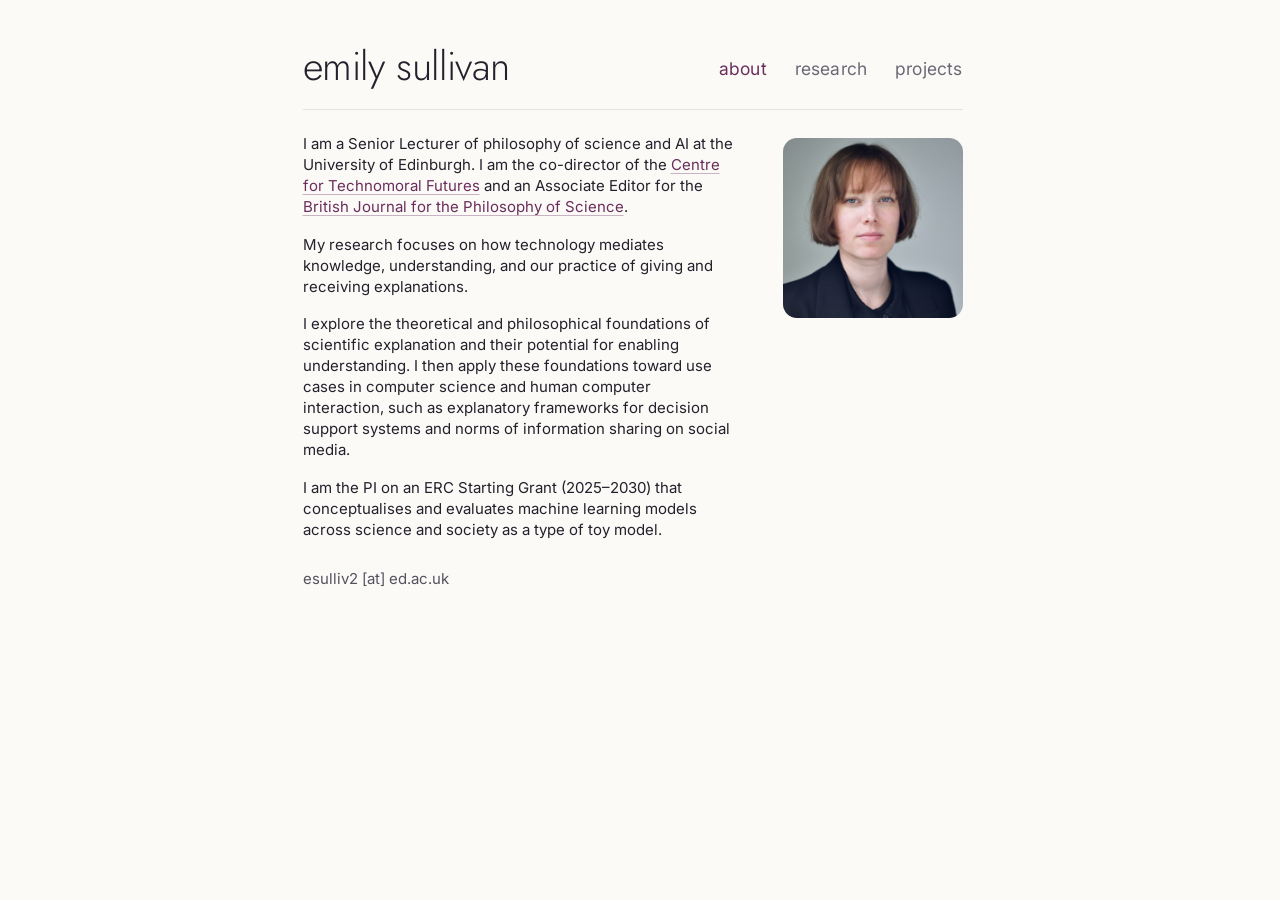
<file: index.html>
<!doctype html>
<html lang="en">
<head>
  <meta charset="utf-8">
  <meta name="viewport" content="width=device-width, initial-scale=1">
  <title>Emily Sullivan</title>
  <meta name="description" content="Emily Sullivan — Senior Lecturer in philosophy of science and AI at the University of Edinburgh.">
  <link rel="preconnect" href="https://fonts.googleapis.com">
  <link rel="preconnect" href="https://fonts.gstatic.com" crossorigin>
  <link href="https://fonts.googleapis.com/css2?family=Inter:ital,wght@0,400;0,500;1,400&family=Jost:wght@300;400&display=swap" rel="stylesheet">
  <link rel="stylesheet" href="style.css">
</head>
<body>
  <header class="site-header">
    <div class="wrap">
      <a class="name" href="index.html">Emily Sullivan</a>
      <ul class="nav">
        <li><a href="index.html" aria-current="page">About</a></li>
        <li><a href="research.html">Research</a></li>
        <li><a href="projects.html">Projects</a></li>
      </ul>
    </div>
  </header>

  <main class="wrap">
    <section class="intro">
      <div class="intro-text">
      <p>I am a Senior Lecturer of philosophy of science and AI at the University of Edinburgh. I am the co-director of the <a href="https://www.technomoralfutures.uk/">Centre for Technomoral Futures</a> and an Associate Editor for the <a href="https://www.journals.uchicago.edu/toc/bjps/current">British Journal for the Philosophy of Science</a>.</p>
      <p>My research focuses on how technology mediates knowledge, understanding, and our practice of giving and receiving explanations.</p>
      <p>I explore the theoretical and philosophical foundations of scientific explanation and their potential for enabling understanding. I then apply these foundations toward use cases in computer science and human computer interaction, such as explanatory frameworks for decision support systems and norms of information sharing on social media.</p>
      <p>I am the PI on an ERC Starting Grant (2025–2030) that conceptualises and evaluates machine learning models across science and society as a type of toy model.</p>
      </div>
      <img class="portrait" src="portrait.jpg" alt="Portrait of Emily Sullivan">
    </section>

    <p class="contact">esulliv2 [at] ed.ac.uk</p>
  </main>
</body>
</html>
</file>
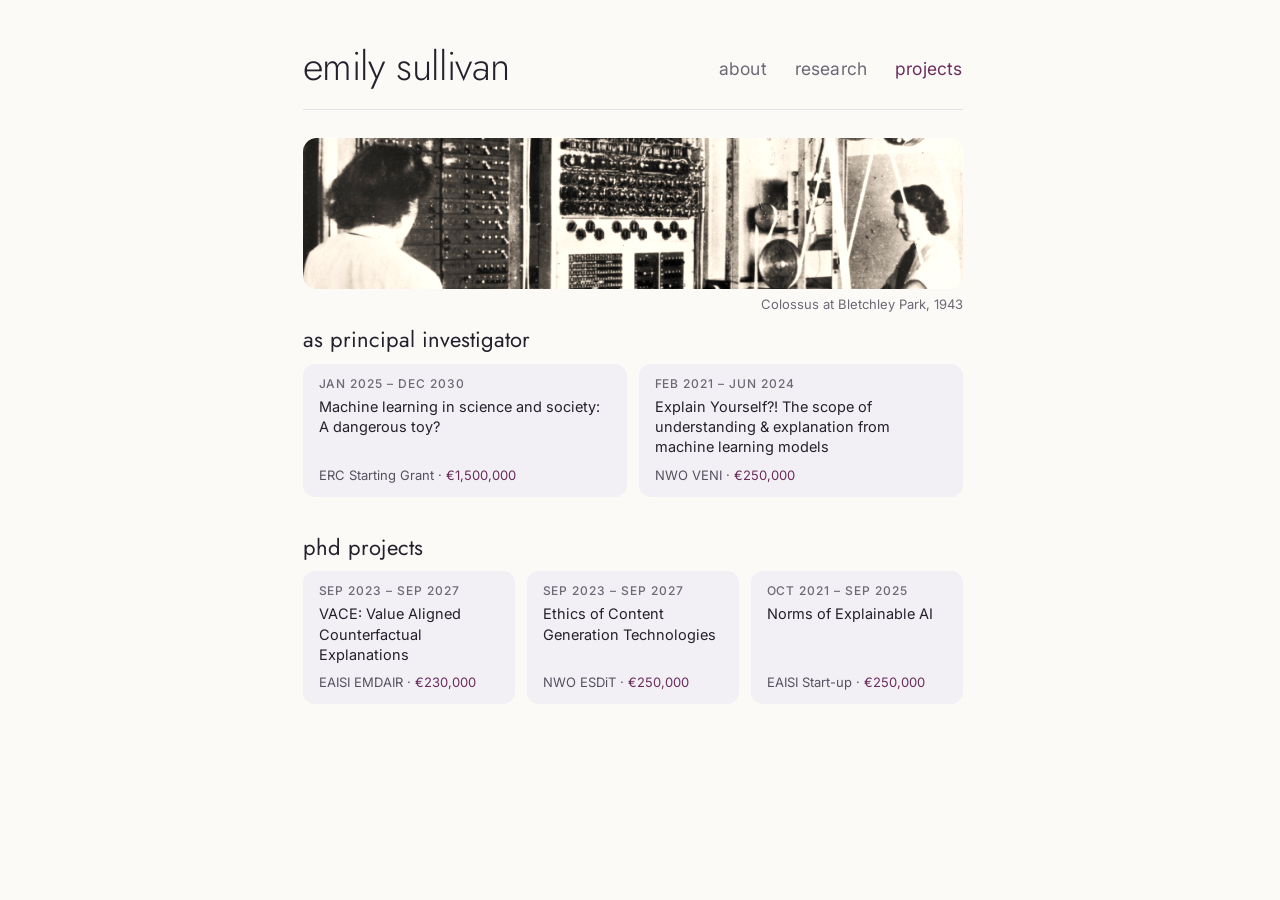
<file: projects.html>
<!doctype html>
<html lang="en">
<head>
  <meta charset="utf-8">
  <meta name="viewport" content="width=device-width, initial-scale=1">
  <title>Projects · Emily Sullivan</title>
  <link rel="preconnect" href="https://fonts.googleapis.com">
  <link rel="preconnect" href="https://fonts.gstatic.com" crossorigin>
  <link href="https://fonts.googleapis.com/css2?family=Inter:ital,wght@0,400;0,500;1,400&family=Jost:wght@300;400&display=swap" rel="stylesheet">
  <link rel="stylesheet" href="style.css">
</head>
<body>
  <header class="site-header">
    <div class="wrap">
      <a class="name" href="index.html">Emily Sullivan</a>
      <ul class="nav">
        <li><a href="index.html">About</a></li>
        <li><a href="research.html">Research</a></li>
        <li><a href="projects.html" aria-current="page">Projects</a></li>
      </ul>
    </div>
  </header>

  <main class="wrap">
    <figure class="figure">
      <img src="colossus.jpg" alt="Two women operating the Colossus codebreaking computer at Bletchley Park">
      <figcaption>Colossus at Bletchley Park, 1943</figcaption>
    </figure>


    <h2>As principal investigator</h2>
    <ul class="projects two">
      <li class="project">
        <span class="dates">Jan 2025 – Dec 2030</span>
        <h3>Machine learning in science and society: A dangerous toy?</h3>
        <span class="grant">ERC Starting Grant · <strong>€1,500,000</strong></span>
      </li>
      <li class="project">
        <span class="dates">Feb 2021 – Jun 2024</span>
        <h3>Explain Yourself?! The scope of understanding &amp; explanation from machine learning models</h3>
        <span class="grant">NWO VENI · <strong>€250,000</strong></span>
      </li>
    </ul>

    <h2>PhD projects</h2>
    <ul class="projects">
      <li class="project">
        <span class="dates">Sep 2023 – Sep 2027</span>
        <h3>VACE: Value Aligned Counterfactual Explanations</h3>
        <span class="grant">EAISI EMDAIR · <strong>€230,000</strong></span>
      </li>
      <li class="project">
        <span class="dates">Sep 2023 – Sep 2027</span>
        <h3>Ethics of Content Generation Technologies</h3>
        <span class="grant">NWO ESDiT · <strong>€250,000</strong></span>
      </li>
      <li class="project">
        <span class="dates">Oct 2021 – Sep 2025</span>
        <h3>Norms of Explainable AI</h3>
        <span class="grant">EAISI Start-up · <strong>€250,000</strong></span>
      </li>
    </ul>
  </main>

</body>
</html>
</file>
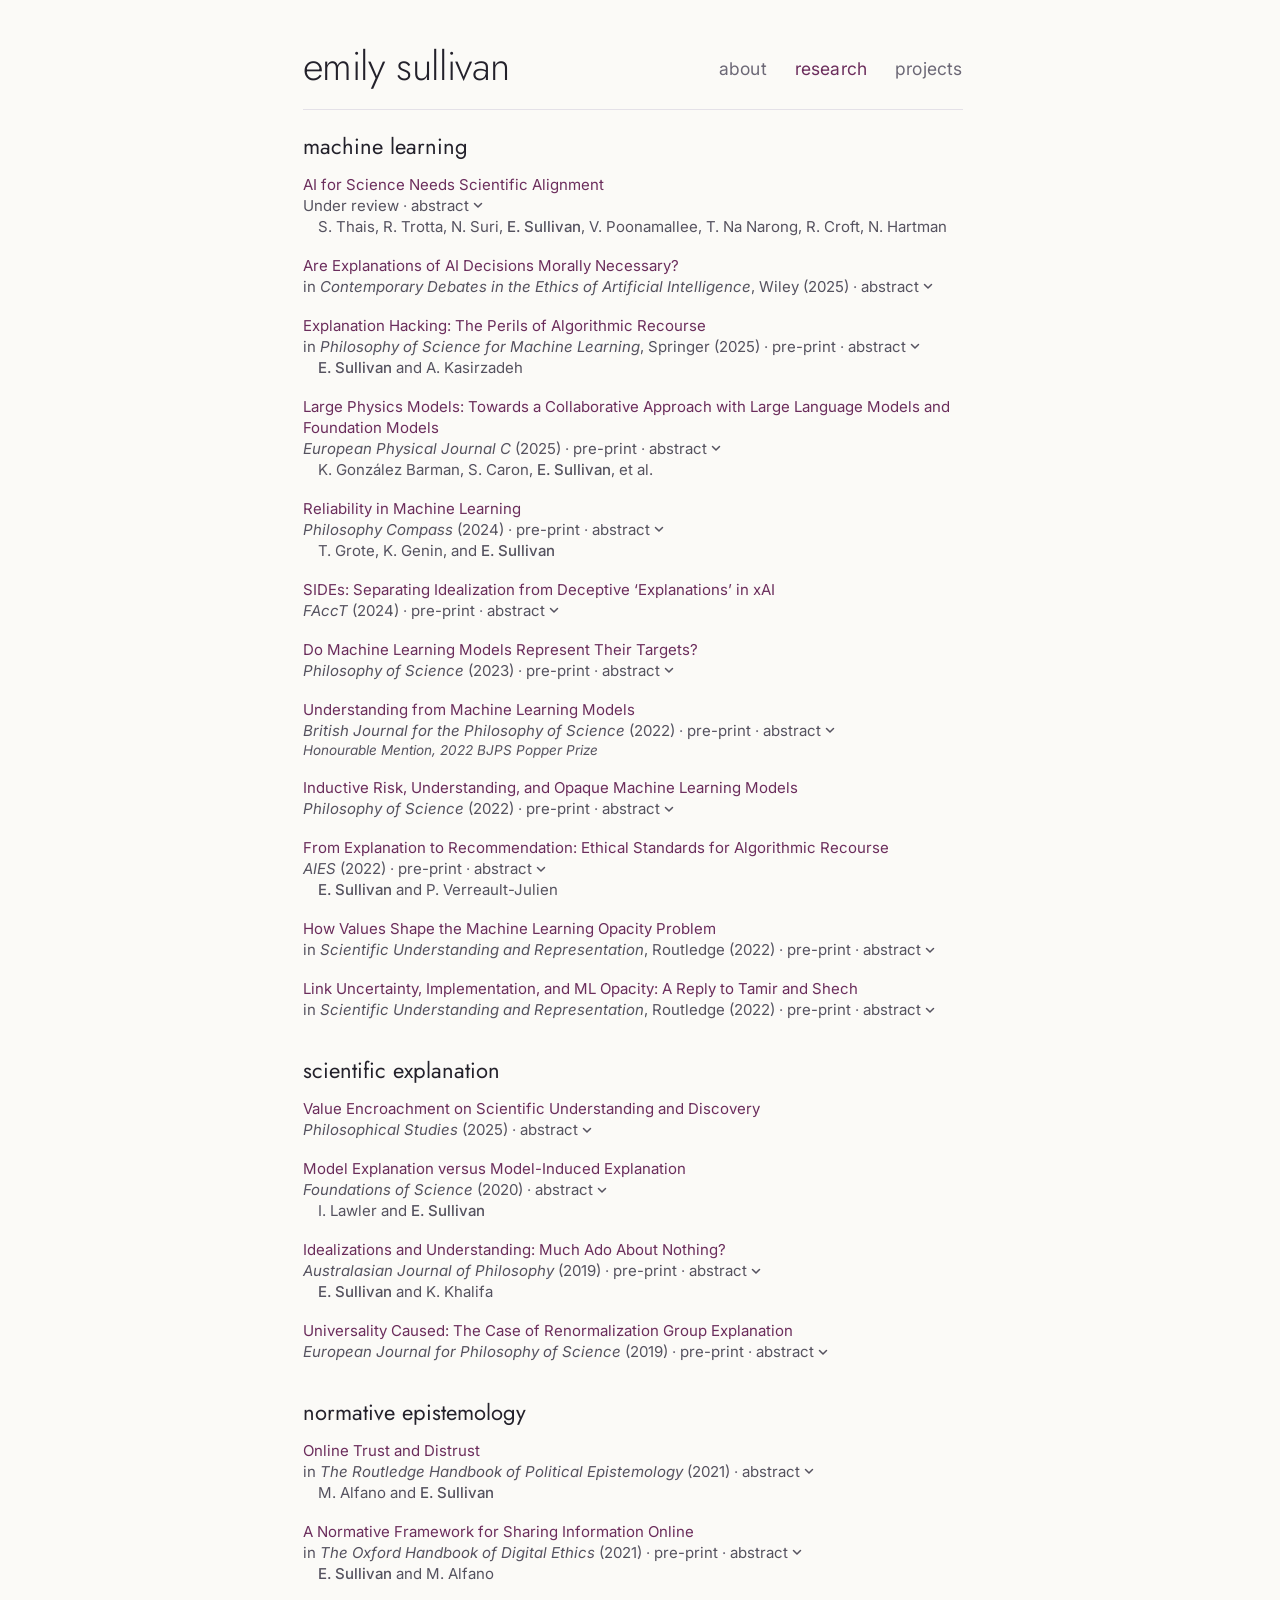
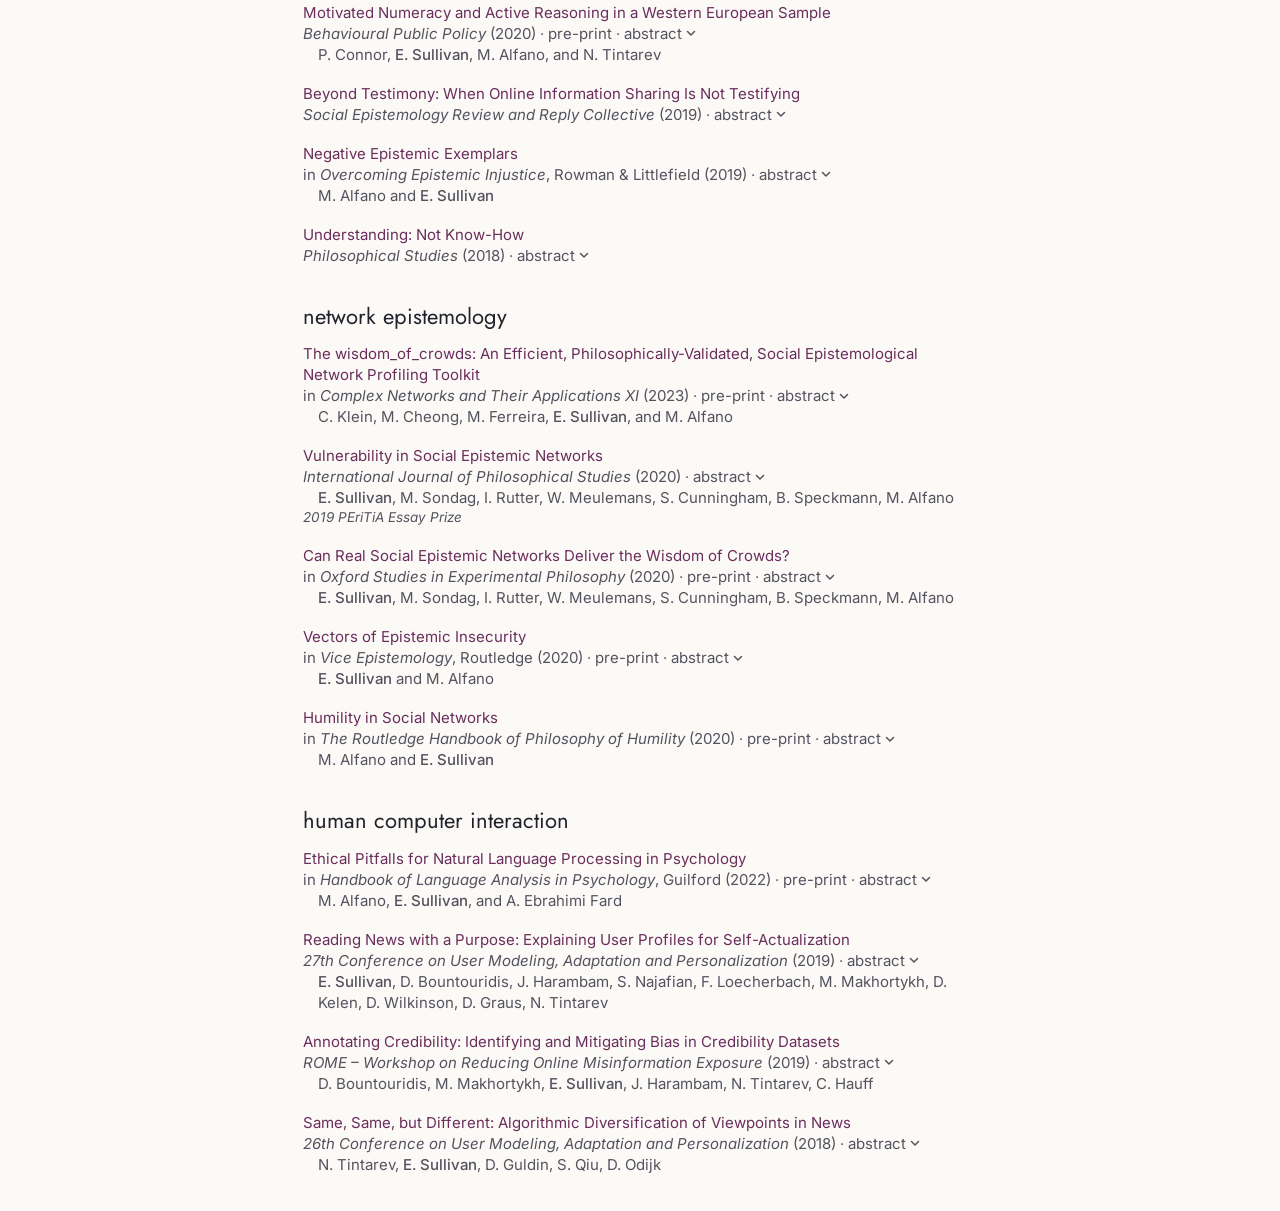
<file: research.html>
<!doctype html>
<html lang="en">
<head>
  <meta charset="utf-8">
  <meta name="viewport" content="width=device-width, initial-scale=1">
  <title>Research · Emily Sullivan</title>
  <link rel="preconnect" href="https://fonts.googleapis.com">
  <link rel="preconnect" href="https://fonts.gstatic.com" crossorigin>
  <link href="https://fonts.googleapis.com/css2?family=Inter:ital,wght@0,400;0,500;1,400&family=Jost:wght@300;400&display=swap" rel="stylesheet">
  <link rel="stylesheet" href="style.css">
</head>
<body>
  <header class="site-header">
    <div class="wrap">
      <a class="name" href="index.html">Emily Sullivan</a>
      <ul class="nav">
        <li><a href="index.html">About</a></li>
        <li><a href="research.html" aria-current="page">Research</a></li>
        <li><a href="projects.html">Projects</a></li>
      </ul>
    </div>
  </header>

  <main class="wrap">

    <!-- ===== Machine Learning ===== -->
    <h2 id="machine-learning">Machine Learning</h2>
    <ul class="papers">
      <li class="paper">
        <p class="paper-title"><a href="https://philsci-archive.pitt.edu/28994/">AI for Science Needs Scientific Alignment</a></p>
        <p class="paper-meta">Under review</p>
        <p class="paper-authors">S. Thais, R. Trotta, N. Suri, <span class="me">E. Sullivan</span>, V. Poonamallee, T. Na Narong, R. Croft, N. Hartman</p>
        <div class="abstract"><p>This position paper argues that realizing AI’s potential for science while protecting science as a knowledge-producing institution requires alignment to science’s epistemic goals and values—a challenge that neither general AI alignment nor responsible AI frameworks adequately address. As investment in AI for science grows, troubling patterns multiply: conflicting claims about fundamental capabilities, documented contraction of research toward AI-amenable problems, and benchmark-driven development disconnected from scientific needs. We contend that science is an inherently valuable epistemic system oriented toward human understanding—not merely prediction—and that its value and reliability depend on social infrastructure that is now threatened by misaligned AI integration. We propose a new field of study, scientific alignment: ensuring AI systems optimize for epistemic norms like traceability, self-consistency, and support for human comprehension (technical alignment), while developing governance structures that sustain science’s social infrastructure (systemic alignment). We outline concrete research directions and argue that the goal is not to constrain AI, but to ensure it serves the genuine aims of scientific inquiry.</p></div>
      </li>
      <li class="paper">
        <p class="paper-title"><a href="https://doi.org/10.1002/9781394258840.ch7">Are Explanations of AI Decisions Morally Necessary?</a></p>
        <p class="paper-meta">in <span class="venue">Contemporary Debates in the Ethics of Artificial Intelligence</span>, Wiley (2025)</p>
        <div class="abstract"><p>It might seem important and like a good idea to aim for explainability in AI systems: we want to know why AI systems produce certain outputs or recommend certain decisions, especially if the stakes are high (e.g. whether or not somebody should get a bank loan). Even so, Sullivan discusses whether explanations of AI decisions are morally necessary. In the end, Sullivan worries that having a requirement that everything – every single AI decision – should be explained might lead to a new form of moral problem: namely, what she calls “the tyranny of rationalization”.</p></div>
      </li>
      <li class="paper">
        <p class="paper-title"><a href="https://doi.org/10.1007/978-3-032-03083-2_10">Explanation Hacking: The Perils of Algorithmic Recourse</a></p>
        <p class="paper-meta">in <span class="venue">Philosophy of Science for Machine Learning</span>, Springer (2025)<span class="abs-sep"> · </span><a href="https://philpapers.org/rec/SULEHT-2">pre-print</a></p>
        <p class="paper-authors"><span class="me">E. Sullivan</span> and A. Kasirzadeh</p>
        <div class="abstract"><p>We argue that the trend toward providing users with feasible and actionable explanations of AI decisions—known as recourse explanations—comes with ethical downsides. Specifically, we argue that recourse explanations face several conceptual pitfalls and can lead to problematic explanation hacking, which undermines their ethical status. As an alternative, we advocate that explanations of AI decisions should aim at understanding.</p></div>
      </li>
      <li class="paper">
        <p class="paper-title"><a href="https://doi.org/10.1140/epjc/s10052-025-14707-8">Large Physics Models: Towards a Collaborative Approach with Large Language Models and Foundation Models</a></p>
        <p class="paper-meta"><span class="venue">European Physical Journal C</span> (2025)<span class="abs-sep"> · </span><a href="https://philpapers.org/rec/BARLPM-4">pre-print</a></p>
        <p class="paper-authors" title="K. González Barman, S. Caron, E. Sullivan, H. W. de Regt, R. Ruiz de Austri, M. Boon, M. Färber, S. Fröse, T. Golling, L. Lopez, F. Hasibi, L. Heinrich, A. Ipp, R. Kapoor, G. Kasieczka, D. Kostić, M. Krämer, J. Marco, S. Otten, P. Pawlowski, P. Vischia, E. Weber, C. Weniger">K. González Barman, S. Caron, <span class="me">E. Sullivan</span>, et al.</p>
        <div class="abstract"><p>This paper explores the development and evaluation of physics-specific large-scale AI models, which we refer to as large physics models (LPMs). These models, based on foundation models such as large language models (LLMs) are tailored to address the unique demands of physics research. LPMs can function independently or as part of an integrated framework. This framework can incorporate specialized tools, including symbolic reasoning modules for mathematical manipulations, frameworks to analyse specific experimental and simulated data, and mechanisms for synthesizing insights from physical theories and scientific literature. We begin by examining whether the physics community should actively develop and refine dedicated models, rather than relying solely on commercial LLMs. We then outline how LPMs can be realized through interdisciplinary collaboration among experts in physics, computer science, and philosophy of science. To integrate these models effectively, we identify three key pillars: Development, Evaluation, and Philosophical Reflection. Development focuses on constructing models capable of processing physics texts, mathematical formulations, and diverse physical data. Evaluation assesses accuracy and reliability through testing and benchmarking. Finally, Philosophical Reflection encompasses the analysis of broader implications of LLMs in physics, including their potential to generate new scientific understanding and what novel collaboration dynamics might arise in research. Inspired by the organizational structure of experimental collaborations in particle physics, we propose a similarly interdisciplinary and collaborative approach to building and refining large physics models. This roadmap provides specific objectives, defines pathways to achieve them, and identifies challenges that must be addressed to realise physics-specific large scale AI models.</p></div>
      </li>
      <li class="paper">
        <p class="paper-title"><a href="https://compass.onlinelibrary.wiley.com/doi/full/10.1111/phc3.12974">Reliability in Machine Learning</a></p>
        <p class="paper-meta"><span class="venue">Philosophy Compass</span> (2024)<span class="abs-sep"> · </span><a href="https://philpapers.org/rec/GRORIM-4">pre-print</a></p>
        <p class="paper-authors">T. Grote, K. Genin, and <span class="me">E. Sullivan</span></p>
        <div class="abstract"><p>Issues of reliability are claiming center-stage in the epistemology of machine learning. This paper unifies different branches in the literature and points to promising research directions, whilst also providing an accessible introduction to key concepts in statistics and machine learning – as far as they are concerned with reliability.</p></div>
      </li>
      <li class="paper">
        <p class="paper-title"><a href="https://dl.acm.org/doi/abs/10.1145/3630106.3658999">SIDEs: Separating Idealization from Deceptive ‘Explanations’ in xAI</a></p>
        <p class="paper-meta"><span class="venue" title="Proceedings of the 2024 ACM Conference on Fairness, Accountability, and Transparency">FAccT</span> (2024)<span class="abs-sep"> · </span><a href="https://philpapers.org/rec/SULSSI">pre-print</a></p>
        <div class="abstract"><p>Drawing on the use of idealizations in the natural sciences and philosophy of science, I introduce a novel framework for evaluating whether xAI methods engage in successful idealizations or deceptive explanations (SIDEs). SIDEs evaluates whether the limitations of xAI methods, and the distortions that they introduce, can be part of a successful idealization or are indeed deceptive distortions as critics suggest.</p></div>
      </li>
      <li class="paper">
        <p class="paper-title"><a href="https://www.cambridge.org/core/journals/philosophy-of-science/article/do-ml-models-represent-their-targets/95A341566AF62EDDD5FAC2535DE59EC1">Do Machine Learning Models Represent Their Targets?</a></p>
        <p class="paper-meta"><span class="venue">Philosophy of Science</span> (2023)<span class="abs-sep"> · </span><a href="https://philpapers.org/rec/SULDMM">pre-print</a></p>
        <div class="abstract"><p>I argue that machine learning (ML) models used in science function as highly idealized toy models. If we treat ML models as a type of highly idealized toy model, then we can deploy standard representational and epistemic strategies from the toy model literature to explain why ML models can still provide epistemic success despite their lack of similarity to their targets.</p></div>
      </li>
      <li class="paper">
        <p class="paper-title"><a href="https://www.journals.uchicago.edu/doi/abs/10.1093/bjps/axz035">Understanding from Machine Learning Models</a></p>
        <p class="paper-meta"><span class="venue">British Journal for the Philosophy of Science</span> (2022)<span class="abs-sep"> · </span><a href="https://philpapers.org/rec/SULUFM">pre-print</a></p>
        <span class="award">Honourable Mention, 2022 BJPS Popper Prize</span>
        <div class="abstract"><p>Using the case of deep neural networks, I argue that it is not the complexity or black-box nature of a model that limits how much understanding the model provides. Instead, it is the presence of link uncertainty, a lack of scientific and empirical evidence supporting the link that connects a model to the target phenomenon, that primarily prohibits understanding.</p></div>
      </li>
      <li class="paper">
        <p class="paper-title"><a href="https://www.cambridge.org/core/journals/philosophy-of-science/article/inductive-risk-understanding-and-opaque-machine-learning-models/DB9D3522CEA45E62C98BA640DAAAC95E">Inductive Risk, Understanding, and Opaque Machine Learning Models</a></p>
        <p class="paper-meta"><span class="venue">Philosophy of Science</span> (2022)<span class="abs-sep"> · </span><a href="https://philpapers.org/rec/SULIRU">pre-print</a></p>
        <div class="abstract"><p>Under what conditions does machine learning (ML) model opacity inhibit the possibility of explaining and understanding phenomena? In this article, I argue that non-epistemic values give shape to the ML opacity problem even if we keep researcher interests fixed. Treating ML models as an instance of doing model-based science to explain and understand phenomena reveals that there is (i) an external opacity problem, where the presence of inductive risk imposes higher standards on externally validating models, and (ii) an internal opacity problem, where greater inductive risk demands a higher level of transparency regarding the inferences the model makes.</p></div>
      </li>
      <li class="paper">
        <p class="paper-title"><a href="https://dl.acm.org/doi/abs/10.1145/3514094.3534185">From Explanation to Recommendation: Ethical Standards for Algorithmic Recourse</a></p>
        <p class="paper-meta"><span class="venue" title="Proceedings of the 2022 AAAI/ACM Conference on AI, Ethics, and Society">AIES</span> (2022)<span class="abs-sep"> · </span><a href="https://philpapers.org/rec/SULFET">pre-print</a></p>
        <p class="paper-authors"><span class="me">E. Sullivan</span> and P. Verreault-Julien</p>
        <div class="abstract"><p>People are increasingly subject to algorithmic decisions, and it is generally agreed that end-users should be provided an explanation or rationale for these decisions. There are different purposes that explanations can have, such as increasing user trust in the system or allowing users to contest the decision. One specific purpose that is gaining more traction is algorithmic recourse. We first propose that recourse should be viewed as a recommendation problem, not an explanation problem. Then, we argue that the capability approach provides plausible and fruitful ethical standards for recourse. We illustrate by considering the case of diversity constraints on algorithmic recourse. Finally, we discuss the significance and implications of adopting the capability approach for algorithmic recourse research.</p></div>
      </li>
      <li class="paper">
        <p class="paper-title"><a href="https://doi.org/10.4324/9781003202905-27">How Values Shape the Machine Learning Opacity Problem</a></p>
        <p class="paper-meta">in <span class="venue">Scientific Understanding and Representation</span>, Routledge (2022)<span class="abs-sep"> · </span><a href="https://philpapers.org/rec/SULHVS-2">pre-print</a></p>
        <div class="abstract"><p>One of the main worries with machine learning model opacity is that we cannot know enough about how the model works to fully understand the decisions they make. But how much is model opacity really a problem? This chapter argues that the problem of machine learning model opacity is entangled with non-epistemic values. The chapter considers three different stages of the machine learning modeling process that corresponds to understanding phenomena: (i) model acceptance and linking the model to the phenomenon, (ii) explanation, and (iii) attributions of understanding. At each of these stages, non-epistemic values can, in part, determine how much machine learning model opacity poses a problem.</p></div>
      </li>
      <li class="paper">
        <p class="paper-title"><a href="https://doi.org/10.4324/9781003202905-29">Link Uncertainty, Implementation, and ML Opacity: A Reply to Tamir and Shech</a></p>
        <p class="paper-meta">in <span class="venue">Scientific Understanding and Representation</span>, Routledge (2022)<span class="abs-sep"> · </span><a href="https://philpapers.org/rec/SULLUI">pre-print</a></p>
        <div class="abstract"><p>This chapter responds to Michael Tamir and Elay Shech’s chapter “Understanding from Deep Learning Models in Context.”</p></div>
      </li>
    </ul>

    <!-- ===== Scientific Explanation ===== -->
    <h2 id="scientific-explanation">Scientific Explanation</h2>
    <ul class="papers">
      <li class="paper">
        <p class="paper-title"><a href="https://doi.org/10.1007/s11098-025-02383-z">Value Encroachment on Scientific Understanding and Discovery</a></p>
        <p class="paper-meta"><span class="venue">Philosophical Studies</span> (2025)</p>
        <div class="abstract"><p>Most agree that science is in some way informed by values, especially when it comes to using a model. However, whether values in science impact epistemology remains controversial. <em>Prima facie</em> scientific knowledge impurism seems untenable (Gerken, 2018). Does the same hold for scientific <em>understanding</em> impurism? In this paper, I put forward the dependency-impurism view of scientific understanding where non-epistemic values encroach on the dependency models that underly scientific understanding. I argue that dependency-impurism does not face the same worries that scientific knowledge impurism may have. I discuss the larger implications dependency-impurism has for scientific understanding, discovery, and machine learning in science.</p></div>
      </li>
      <li class="paper">
        <p class="paper-title"><a href="https://link.springer.com/article/10.1007/s10699-020-09649-1">Model Explanation versus Model-Induced Explanation</a></p>
        <p class="paper-meta"><span class="venue">Foundations of Science</span> (2020)</p>
        <p class="paper-authors">I. Lawler and <span class="me">E. Sullivan</span></p>
        <div class="abstract"><p>What are the precise conditions for model explanations (ME)? In our paper, we first rebut two definitions of ME and specify a more promising one. Based on this analysis, we single out a related conception that is concerned with explanations that are induced from working with a model. We call them ‘model-induced explanations’ (MIE). Second, we study three paradigmatic cases of alleged ME. We argue that all of them are MIE, upon closer examination. This suggests that what is special about models in science is the epistemology behind how models induce explanations.</p></div>
      </li>
      <li class="paper">
        <p class="paper-title"><a href="https://www.tandfonline.com/doi/10.1080/00048402.2018.1564337">Idealizations and Understanding: Much Ado About Nothing?</a></p>
        <p class="paper-meta"><span class="venue">Australasian Journal of Philosophy</span> (2019)<span class="abs-sep"> · </span><a href="https://philpapers.org/rec/SULIAU">pre-print</a></p>
        <p class="paper-authors"><span class="me">E. Sullivan</span> and K. Khalifa</p>
        <div class="abstract"><p>Because idealizations frequently advance scientific understanding, many claim that falsehoods play an epistemic role. In this paper, we argue that these positions greatly overstate idealizations’ import for understanding. We introduce work on epistemic value to the debate surrounding idealizations and understanding, arguing that idealizations qua falsehoods confer only non-epistemic value to understanding.</p></div>
      </li>
      <li class="paper">
        <p class="paper-title"><a href="https://link.springer.com/article/10.1007/s13194-019-0260-x">Universality Caused: The Case of Renormalization Group Explanation</a></p>
        <p class="paper-meta"><span class="venue">European Journal for Philosophy of Science</span> (2019)<span class="abs-sep"> · </span><a href="https://philpapers.org/rec/SULUCT">pre-print</a></p>
        <div class="abstract"><p>Are there abstract mathematical explanations that are noncausal? The irrelevancy approach suggests that abstracting away irrelevant causal details can leave us with a noncausal explanation. In this paper, I argue that the common example of Renormalization Group (RG) explanations of universality used to motivate the irrelevancy approach deserves more critical attention. I argue that the reasons given by those who hold up RG as noncausal do not stand up to critical scrutiny. As a result, the irrelevancy approach and the line between casual and noncausal explanation deserves more scrutiny.</p></div>
      </li>
    </ul>

    <!-- ===== Normative Epistemology ===== -->
    <h2 id="normative-epistemology">Normative Epistemology</h2>
    <ul class="papers">
      <li class="paper">
        <p class="paper-title"><a href="https://www.taylorfrancis.com/chapters/edit/10.4324/9780429326769-56/online-trust-distrust-mark-alfano-emily-sullivan">Online Trust and Distrust</a></p>
        <p class="paper-meta">in <span class="venue">The Routledge Handbook of Political Epistemology</span> (2021)</p>
        <p class="paper-authors">M. Alfano and <span class="me">E. Sullivan</span></p>
        <div class="abstract"><p>Our evolved mechanisms for deciding whom to trust and whom to distrust mostly rely on face-to-face interactions with people whose reputation we can both access and influence. Online, these mechanisms are largely useless, and the institutions that might supplant them need to have their own trustworthiness verified. We argue that social media should be treated like other natural monopolies: it should either be nationalized, highly regulated, or broken up through antitrust legal actions.</p></div>
      </li>
      <li class="paper">
        <p class="paper-title"><a href="https://doi.org/10.1093/oxfordhb/9780198857815.013.5">A Normative Framework for Sharing Information Online</a></p>
        <p class="paper-meta">in <span class="venue">The Oxford Handbook of Digital Ethics</span> (2021)<span class="abs-sep"> · </span><a href="https://philpapers.org/rec/SULANF">pre-print</a></p>
        <p class="paper-authors"><span class="me">E. Sullivan</span> and M. Alfano</p>
        <div class="abstract"><p>People have always shared information through chains and networks of testimony. It is arguably part of what makes us human and enables us to live in cooperative communities with populations greater than 150 or so. The invention of the internet and the rise of social media have turbocharged our ability to share information. This chapter develops a normative epistemic framework for sharing information online. This framework takes into account both ethical and epistemic considerations that are intertwined in typical cases of online testimony. The authors argue that, while the current state of affairs is not entirely novel, recent technological developments call for a rethinking of the norms of testimony, as well as the articulation of a set of virtuous dispositions that people would do well to cultivate in their capacity as conduits (not just sources or receivers) of information.</p></div>
      </li>
      <li class="paper">
        <p class="paper-title"><a href="https://doi.org/10.1017/bpp.2020.32">Motivated Numeracy and Active Reasoning in a Western European Sample</a></p>
        <p class="paper-meta"><span class="venue">Behavioural Public Policy</span> (2020)<span class="abs-sep"> · </span><a href="https://philpapers.org/rec/CONMNA">pre-print</a></p>
        <p class="paper-authors">P. Connor, <span class="me">E. Sullivan</span>, M. Alfano, and N. Tintarev</p>
        <div class="abstract"><p>Recent work by Kahan et al. (2017) on the psychology of motivated numeracy in the context of intracultural disagreement suggests that people are less likely to employ their capabilities when the evidence runs contrary to their political ideology. This research has so far been carried out primarily in the USA regarding the liberal–conservative divide over gun control regulation. In this paper, we present the results of a modified replication that included an active reasoning intervention with Western European participants regarding both the hierarchy–egalitarianism and individualism–collectivism divides over immigration policy (n = 746; considerably less than the preregistration sample size). We reproduce the motivated numeracy effect, though we do not find evidence of increased polarization of high-numeracy participants.</p></div>
      </li>
      <li class="paper">
        <p class="paper-title"><a href="https://social-epistemology.com/2019/10/03/beyond-testimony-when-online-information-sharing-is-not-testifying-emily-sullivan/">Beyond Testimony: When Online Information Sharing Is Not Testifying</a></p>
        <p class="paper-meta"><span class="venue">Social Epistemology Review and Reply Collective</span> (2019)</p>
        <div class="abstract"><p>In this paper, I argue that norms of testimony in epistemology are ill-suited to ground the norms of online information sharing.</p></div>
      </li>
      <li class="paper">
        <p class="paper-title"><a href="https://philpapers.org/rec/ALFNEE">Negative Epistemic Exemplars</a></p>
        <p class="paper-meta">in <span class="venue" title="Overcoming Epistemic Injustice: Social and Psychological Perspectives">Overcoming Epistemic Injustice</span>, Rowman &amp; Littlefield (2019)</p>
        <p class="paper-authors">M. Alfano and <span class="me">E. Sullivan</span></p>
        <div class="abstract"><p>In this chapter, we address the roles that exemplars might play in a comprehensive response to epistemic injustice. We doubt that the prominent admiration-emulation model of exemplarism will be much use in correcting for testimonial epistemic injustice, so we propose two ways of learning from negative exemplars to better conduct one’s epistemic affairs.</p></div>
      </li>
      <li class="paper">
        <p class="paper-title"><a href="https://link.springer.com/article/10.1007/s11098-017-0863-z">Understanding: Not Know-How</a></p>
        <p class="paper-meta"><span class="venue">Philosophical Studies</span> (2018)</p>
        <div class="abstract"><p>I argue that the abilities constitutive of understanding are the same kind of cognitive abilities that we find in ordinary cases of knowledge-that and not the kind of practical abilities associated with know-how. I argue for this by disambiguating between different senses of abilities that are too often lumped together. The fact that abilities are constitutive of understanding-why does not give us reason to conclude that understanding is a kind of know-how.</p></div>
      </li>
    </ul>

    <!-- ===== Network Epistemology ===== -->
    <h2 id="network-epistemology">Network Epistemology</h2>
    <ul class="papers">
      <li class="paper">
        <p class="paper-title"><a href="https://doi.org/10.1007/978-3-031-21127-0_6">The wisdom_of_crowds: An Efficient, Philosophically-Validated, Social Epistemological Network Profiling Toolkit</a></p>
        <p class="paper-meta">in <span class="venue">Complex Networks and Their Applications XI</span> (2023)<span class="abs-sep"> · </span><a href="https://philpapers.org/rec/KLETWA-4">pre-print</a></p>
        <p class="paper-authors">C. Klein, M. Cheong, M. Ferreira, <span class="me">E. Sullivan</span>, and M. Alfano</p>
        <div class="abstract"><p>The epistemic position of an agent often depends on their position in a larger network of other agents who provide them with information. In general, agents are better off if they have diverse and independent sources. Sullivan et al. developed a method for quantitatively characterizing the epistemic position of individuals in a network that takes into account both diversity and independence; and presented a proof-of-concept, closed-source implementation on a small graph derived from Twitter data. This paper reports on an open-source reimplementation of their algorithm in Python, optimized to be usable on much larger networks. In addition to the algorithm and package, we also show the ability to scale up our package to large synthetic social network graph profiling, and finally demonstrate its utility in analyzing real-world empirical evidence of ‘echo chambers’ on online social media, as well as evidence of interdisciplinary diversity in an academic communications network.</p></div>
      </li>
      <li class="paper">
        <p class="paper-title"><a href="https://www.tandfonline.com/doi/abs/10.1080/09672559.2020.1782562">Vulnerability in Social Epistemic Networks</a></p>
        <p class="paper-meta"><span class="venue">International Journal of Philosophical Studies</span> (2020)</p>
        <p class="paper-authors"><span class="me">E. Sullivan</span>, M. Sondag, I. Rutter, W. Meulemans, S. Cunningham, B. Speckmann, M. Alfano</p>
        <span class="award">2019 PEriTiA Essay Prize</span>
        <div class="abstract"><p>Social epistemologists should be well-equipped to explain and evaluate the growing vulnerabilities associated with filter bubbles, echo chambers, and group polarization in social media. However, almost all social epistemology has been built for social contexts that involve merely a speaker-hearer dyad. Filter bubbles, echo chambers, and group polarization all presuppose much larger and more complex network structures. In this paper, we lay the groundwork for a properly social epistemology that gives the role and structure of networks their due. In particular, we formally define epistemic constructs that quantify the structural epistemic position of each node within an interconnected network.</p></div>
      </li>
      <li class="paper">
        <p class="paper-title"><a href="https://doi.org/10.1093/oso/9780198852407.003.0003">Can Real Social Epistemic Networks Deliver the Wisdom of Crowds?</a></p>
        <p class="paper-meta">in <span class="venue">Oxford Studies in Experimental Philosophy</span> (2020)<span class="abs-sep"> · </span><a href="https://philpapers.org/rec/SULCRS">pre-print</a></p>
        <p class="paper-authors"><span class="me">E. Sullivan</span>, M. Sondag, I. Rutter, W. Meulemans, S. Cunningham, B. Speckmann, M. Alfano</p>
        <div class="abstract"><p>We explain and showcase the promising methodology of testimonial network analysis and visualization for experimental epistemology, arguing that it can be used to gain insights and answer philosophical questions in social epistemology. Our use case is the epistemic community that discusses vaccine safety primarily in English on Twitter. We question whether testimonial networks as they are currently constituted on popular fora such as Twitter are living up to their promise of delivering the wisdom of crowds.</p></div>
      </li>
      <li class="paper">
        <p class="paper-title"><a href="https://doi.org/10.4324/9781315146058-11">Vectors of Epistemic Insecurity</a></p>
        <p class="paper-meta">in <span class="venue" title="Ian James Kidd, Heather Battaly &amp; Quassim Cassam (eds.)">Vice Epistemology</span>, Routledge (2020)<span class="abs-sep"> · </span><a href="https://philpapers.org/rec/SULVOE">pre-print</a></p>
        <p class="paper-authors"><span class="me">E. Sullivan</span> and M. Alfano</p>
        <div class="abstract"><p>Current ways of carving up epistemic modality ignore the complexities that emerge when individuals are embedded within a community and listening to a variety of sources, some of whom are intentionally engaged in deception. In this context we want our beliefs to be secure. We argue for the importance of epistemic network-security and belief-security to be added to this framework. We discuss the virtues that are salient for promoting network-security and the vices that undermine it.</p></div>
      </li>
      <li class="paper">
        <p class="paper-title"><a href="https://doi.org/10.4324/9781351107532-49">Humility in Social Networks</a></p>
        <p class="paper-meta">in <span class="venue">The Routledge Handbook of Philosophy of Humility</span> (2020)<span class="abs-sep"> · </span><a href="https://philpapers.org/rec/ALFHIN">pre-print</a></p>
        <p class="paper-authors">M. Alfano and <span class="me">E. Sullivan</span></p>
        <div class="abstract"><p>What do humility, intellectual humility, and open-mindedness mean in the context of inter-group conflict? We spend most of our time with ingroup members, such as family, friends, and colleagues. Yet our biggest disagreements — about practical, moral, and epistemic matters — are likely to be with those who do not belong to our ingroup. An attitude of humility towards the former might be difficult to integrate with a corresponding attitude of humility towards the latter, leading to smug tribalism that masquerades as genuine virtue. These potentially conflicting priorities have recently come to the fore because “tribal epistemology” has so thoroughly infected political and social discourse. Most research on these dispositions focuses on individual traits and dyadic peer-disagreement, with little attention to group membership or inter-group conflict. In this chapter, we dilate the social scale to address this pressing philosophical and social problem.</p></div>
      </li>
    </ul>

    <!-- ===== HCI ===== -->
    <h2 id="hci">Human Computer Interaction</h2>
    <ul class="papers">
      <li class="paper">
        <p class="paper-title"><a href="https://www.guilford.com/books/Handbook-of-Language-Analysis-in-Psychology/Dehghani-Boyd/9781462548439/contents">Ethical Pitfalls for Natural Language Processing in Psychology</a></p>
        <p class="paper-meta">in <span class="venue">Handbook of Language Analysis in Psychology</span>, Guilford (2022)<span class="abs-sep"> · </span><a href="https://philpapers.org/rec/ALFEPF">pre-print</a></p>
        <p class="paper-authors">M. Alfano, <span class="me">E. Sullivan</span>, and A. Ebrahimi Fard</p>
        <div class="abstract"><p>Knowledge is power. Knowledge about human psychology is increasingly being produced using natural language processing (NLP) and related techniques. The power that accompanies and harnesses this knowledge should be subject to ethical controls and oversight. In this chapter, we address the ethical pitfalls that are likely to be encountered in the context of such research. These pitfalls occur at various stages of the NLP pipeline, including data acquisition, enrichment, analysis, storage, and sharing. We also address secondary uses of the results and tools developed through psychometric NLP, such as profit-driven targeted advertising, political campaigns, and domestic and international psyops. Along the way, we reflect on potential ethical guidelines and considerations that may help researchers navigate these pitfalls.</p></div>
      </li>
      <li class="paper">
        <p class="paper-title"><a href="https://dl.acm.org/doi/abs/10.1145/3314183.3323456">Reading News with a Purpose: Explaining User Profiles for Self-Actualization</a></p>
        <p class="paper-meta"><span class="venue">27th Conference on User Modeling, Adaptation and Personalization</span> (2019)</p>
        <p class="paper-authors"><span class="me">E. Sullivan</span>, D. Bountouridis, J. Harambam, S. Najafian, F. Loecherbach, M. Makhortykh, D. Kelen, D. Wilkinson, D. Graus, N. Tintarev</p>
        <div class="abstract"><p>Personalized content provided by recommender systems is an integral part of the current online news reading experience. However, news recommender systems are criticized for their ‘black-box’ approach to data collection and processing, and for their lack of explainability and transparency. This paper focuses on explaining user profiles constructed from aggregated reading behavior data, used to provide content-based recommendations. The paper makes a first step toward consolidating epistemic values of news providers and news readers. We present an evaluation of an explanation interface reflecting these values.</p></div>
      </li>
      <li class="paper">
        <p class="paper-title"><a href="https://rome2019.github.io/papers/Bountouridis_etal_ROME2019.pdf">Annotating Credibility: Identifying and Mitigating Bias in Credibility Datasets</a></p>
        <p class="paper-meta"><span class="venue">ROME – Workshop on Reducing Online Misinformation Exposure</span> (2019)</p>
        <p class="paper-authors">D. Bountouridis, M. Makhortykh, <span class="me">E. Sullivan</span>, J. Harambam, N. Tintarev, C. Hauff</p>
        <div class="abstract"><p>We survey 12 published and freely-available datasets that are used to detect misinformation online and annotate them for data biases using an established theoretical framework. We employ three expert annotators coming from the disciplines of computer science, philosophy, communication science and show that indeed, all annotated datasets suffer from biases.</p></div>
      </li>
      <li class="paper">
        <p class="paper-title"><a href="https://dl.acm.org/doi/abs/10.1145/3213586.3226203">Same, Same, but Different: Algorithmic Diversification of Viewpoints in News</a></p>
        <p class="paper-meta"><span class="venue">26th Conference on User Modeling, Adaptation and Personalization</span> (2018)</p>
        <p class="paper-authors">N. Tintarev, <span class="me">E. Sullivan</span>, D. Guldin, S. Qiu, D. Odijk</p>
        <div class="abstract"><p>Recommender systems for news articles on social media select and filter content through automatic personalization. This paper introduces an approach to automatically identifying content that represents a wider range of opinions on a given topic. Our offline results show positive results for our distance measure with regard to diversification on topic and channel. However, our user study results confirm that user acceptance of this diversification also needs to be addressed in tandem to enable a complete solution.</p></div>
      </li>
    </ul>
  </main>


  <script>
    // Turn each abstract into a collapsible panel with an "Abstract" button.
    document.querySelectorAll('.abstract').forEach(function (panel, i) {
      var inner = document.createElement('div');
      while (panel.firstChild) inner.appendChild(panel.firstChild);
      panel.appendChild(inner);
      panel.id = 'abs-' + i;

      var btn = document.createElement('button');
      btn.type = 'button';
      btn.className = 'abs-toggle';
      btn.setAttribute('aria-expanded', 'false');
      btn.setAttribute('aria-controls', panel.id);
      btn.innerHTML = 'abstract <svg width="10" height="10" viewBox="0 0 10 10" aria-hidden="true"><path d="M1.5 3.5 5 7l3.5-3.5" fill="none" stroke="currentColor" stroke-width="1.5" stroke-linecap="round" stroke-linejoin="round"/></svg>';
      btn.addEventListener('click', function () {
        var open = panel.classList.toggle('open');
        btn.setAttribute('aria-expanded', open);
      });

      // Put the button at the end of the venue line so it doesn't take its own row.
      var meta = panel.parentNode.querySelector('.paper-meta');
      var sep = document.createElement('span');
      sep.className = 'abs-sep';
      sep.textContent = ' · ';
      meta.appendChild(sep);
      meta.appendChild(btn);
    });
  </script>
</body>
</html>
</file>
<file: style.css>
/* Emily Sullivan — personal site */

:root {
  --bg: #fbfaf7;
  --surface: #f2f0f4;
  --ink: #23212b;
  --ink-soft: #55525f;
  --muted: #6c6876;
  --rule: #e4e1e8;
  --accent: #6b2d5c;        /* plum: links, active nav */
  --accent-soft: #f1e6ee;
  --mark: #3db3a0;          /* teal: name underline */
  --radius: 14px;
  --gutter: 24px;
  --sans: "Inter", system-ui, -apple-system, "Segoe UI", sans-serif;
  --display: "Jost", "Inter", system-ui, sans-serif;
}

@media (prefers-color-scheme: dark) {
  :root:not([data-theme="light"]) {
    --bg: #17161b;
    --surface: #211f27;
    --ink: #ece9f1;
    --ink-soft: #bdb8c7;
    --muted: #8c8796;
    --rule: #2e2b35;
    --accent: #d99ac7;
    --accent-soft: #34262f;
    --mark: #4fc6b2;
  }
}

* { box-sizing: border-box; }

html { -webkit-text-size-adjust: 100%; scrollbar-gutter: stable; overflow-y: scroll; }

body {
  margin: 0;
  background: var(--bg);
  color: var(--ink);
  font: 400 17px/1.4 var(--sans);
  -webkit-font-smoothing: antialiased;
}

a {
  color: var(--accent);
  text-decoration: none;
}
a:hover {
  text-decoration: underline;
  text-decoration-thickness: 1px;
  text-underline-offset: 3px;
}

.wrap {
  max-width: 708px;
  margin: 0 auto;
  padding: 0 var(--gutter);
}

/* ---------- header ---------- */

.site-header .wrap {
  /* rule under the header, only as wide as the content column */
  background: linear-gradient(var(--rule), var(--rule)) center bottom / calc(100% - 2 * var(--gutter)) 1px no-repeat;
  display: flex;
  align-items: flex-end;
  justify-content: space-between;
  gap: 24px;
  flex-wrap: wrap;
  padding-top: 44px;
  padding-bottom: 22px;
}

.name {
  font-family: var(--display);
  font-weight: 300;
  font-size: 40px;
  line-height: 1.1;
  letter-spacing: -0.01em;
  color: var(--ink);
  text-transform: lowercase;
  background: none;
}
.name:hover { text-decoration: none; }

.nav {
  display: flex;
  gap: 28px;
  margin: 0;
  padding: 0 0 6px;
  list-style: none;
}
.nav a {
  font-size: 17.5px;
  font-weight: 400;
  letter-spacing: 0.01em;
  text-transform: lowercase;
  color: var(--muted);
}
.nav a:hover { color: var(--ink); }
.nav a[aria-current="page"] { color: var(--accent); }

/* ---------- main ---------- */

main.wrap { padding-top: 28px; padding-bottom: 36px; }  /* bottom matches the 36px gap between sections */

h1 {
  font-family: var(--display);
  font-weight: 400;
  font-size: 30px;
  margin: 0 0 18px;
}
h2 {
  font-family: var(--display);
  font-weight: 400;
  font-size: 22px;
  line-height: 1.3;
  margin: 27px 0 4px;
  text-transform: lowercase;
}
p { margin: 0 0 1.1em; }

.lede { color: var(--ink-soft); max-width: 640px; }

/* ---------- home ---------- */

.intro {
  margin-top: -5px;  /* line text up with the top of the Projects banner */
  display: grid;
  grid-template-columns: 1fr 180px;
  gap: 48px;
  align-items: start;
}

.portrait {
  width: 180px;
  height: 180px;
  margin-top: 5px;
  border-radius: var(--radius);
  object-fit: cover;
}

.contact {
  margin: 12px 0 0;
  font-size: 15px;
  color: var(--ink-soft);
}

/* ---------- research ---------- */

.figure { margin: 0; position: relative; }
.figure img {
  display: block;
  width: 100%;
  aspect-ratio: 16 / 3.67;
  object-fit: cover;
  object-position: 50% 2%;
  border-radius: var(--radius);
  filter: sepia(.15) contrast(1.02);
}
.figure figcaption {
  position: absolute;
  top: 100%;
  right: 0;
  margin-top: 6px;
  text-align: right;
  font-size: 13px;
  color: var(--muted);
}

.papers { list-style: none; margin: 0; padding: 0; }

.paper { padding: 9px 0; }

.paper-title {
  font-weight: 400;
  font-size: 15px;
  line-height: 1.4;
  margin: 0;
}
.paper-meta {
  font-size: 15px;
  line-height: 1.4;
  color: var(--ink-soft);
  margin: 0;
}
.paper-meta .venue { font-style: italic; }
.paper-meta .me { font-weight: 500; }

.award {
  display: block;
  font-style: italic;
  font-size: 13.5px;
  font-weight: 400;
  color: var(--ink-soft);
}

.abs-sep { color: var(--muted); }
.abs-toggle {
  display: inline-flex;
  align-items: center;
  gap: 4px;
  padding: 0;
  border: 0;
  background: none;
  color: var(--accent);
  font: 400 15px/1.4 var(--sans);
  cursor: pointer;
}
.abs-toggle:hover { text-decoration: underline; text-underline-offset: 3px; }
.abs-toggle svg { transition: transform .25s ease; }
.abs-toggle[aria-expanded="true"] svg { transform: rotate(180deg); }

.abstract {
  display: grid;
  grid-template-rows: 0fr;
  transition: grid-template-rows .3s ease;
}
.abstract > div { overflow: hidden; }
.abstract.open { grid-template-rows: 1fr; }
.abstract p {
  margin: 6px 0 4px;
  padding: 2px 0 2px 14px;
  border-left: 1px solid var(--rule);
  font-size: 15px;
  line-height: 1.4;
  color: var(--ink-soft);
}

/* ---------- projects ---------- */

.projects {
  display: grid;
  grid-template-columns: repeat(auto-fill, minmax(200px, 1fr));
  gap: 12px;
  margin: 10px 0 0;
  padding: 0;
  list-style: none;
}
.project {
  display: flex;
  flex-direction: column;
  padding: 12px 16px 13px;
  border-radius: 12px;
  background: var(--surface);
}
.project .dates {
  font-size: 12px;
  font-weight: 500;
  letter-spacing: 0.08em;
  text-transform: uppercase;
  color: var(--muted);
}
.project h3 {
  font-weight: 400;
  font-size: 14.5px;
  line-height: 1.4;
  margin: 4px 0 8px;
}
.project .grant {
  margin-top: auto;
  font-size: 13px;
  color: var(--ink-soft);
}
.project .grant strong { font-weight: inherit; color: var(--accent); }

/* ---------- footer ---------- */

.site-footer {
  border-top: 1px solid var(--rule);
  padding: 24px 0 40px;
  font-size: 14px;
  color: var(--muted);
}

/* ---------- small screens ---------- */

@media (max-width: 640px) {
  body { font-size: 16px; }
  :root { --gutter: 16px; }
  .site-header .wrap { padding-top: 28px; padding-bottom: 16px; gap: 14px; }
  .name { font-size: 32px; }
  .nav { gap: 20px; }
  main.wrap { padding-top: 20px; }
  .intro { grid-template-columns: 1fr; gap: 24px; margin-top: 0; }
  main .projects.two { grid-template-columns: 1fr; }
  .portrait {
    order: -1;
    width: 160px;
    height: 160px;
    margin: 0;
  }
}

@media (prefers-reduced-motion: reduce) {
  * { transition: none !important; }
}

main > h2:first-child { margin-top: -6px; }  /* line text up with the top of the Projects banner */
.figure + h2 { margin-top: 36px; }
.projects + h2 { margin-top: 36px; }
.projects.two { grid-template-columns: repeat(2, 1fr); }

.paper-authors {
  padding-left: 15px;  /* same indent as prizes and open abstracts, so titles stand out when scanning */
  font-size: 15px;
  line-height: 1.4;
  color: var(--ink-soft);
  margin: 0;
}
.paper-authors .me { font-weight: 500; }
.intro-text { font-size: 15px; line-height: 1.4; }


/* keep "pre-print" from breaking at its hyphen */
.paper-meta a { white-space: nowrap; }

.paper-meta a,
.abs-toggle { color: var(--ink-soft); }

/* links inside running text get a light underline so they don't rely on colour alone */
.intro-text a {
  text-decoration: underline;
  text-decoration-thickness: 1px;
  text-underline-offset: 3px;
  text-decoration-color: color-mix(in srgb, currentColor 35%, transparent);
}
.intro-text a:hover { text-decoration-color: currentColor; }
.papers:last-of-type .paper:last-child { padding-bottom: 0; }
</file>
